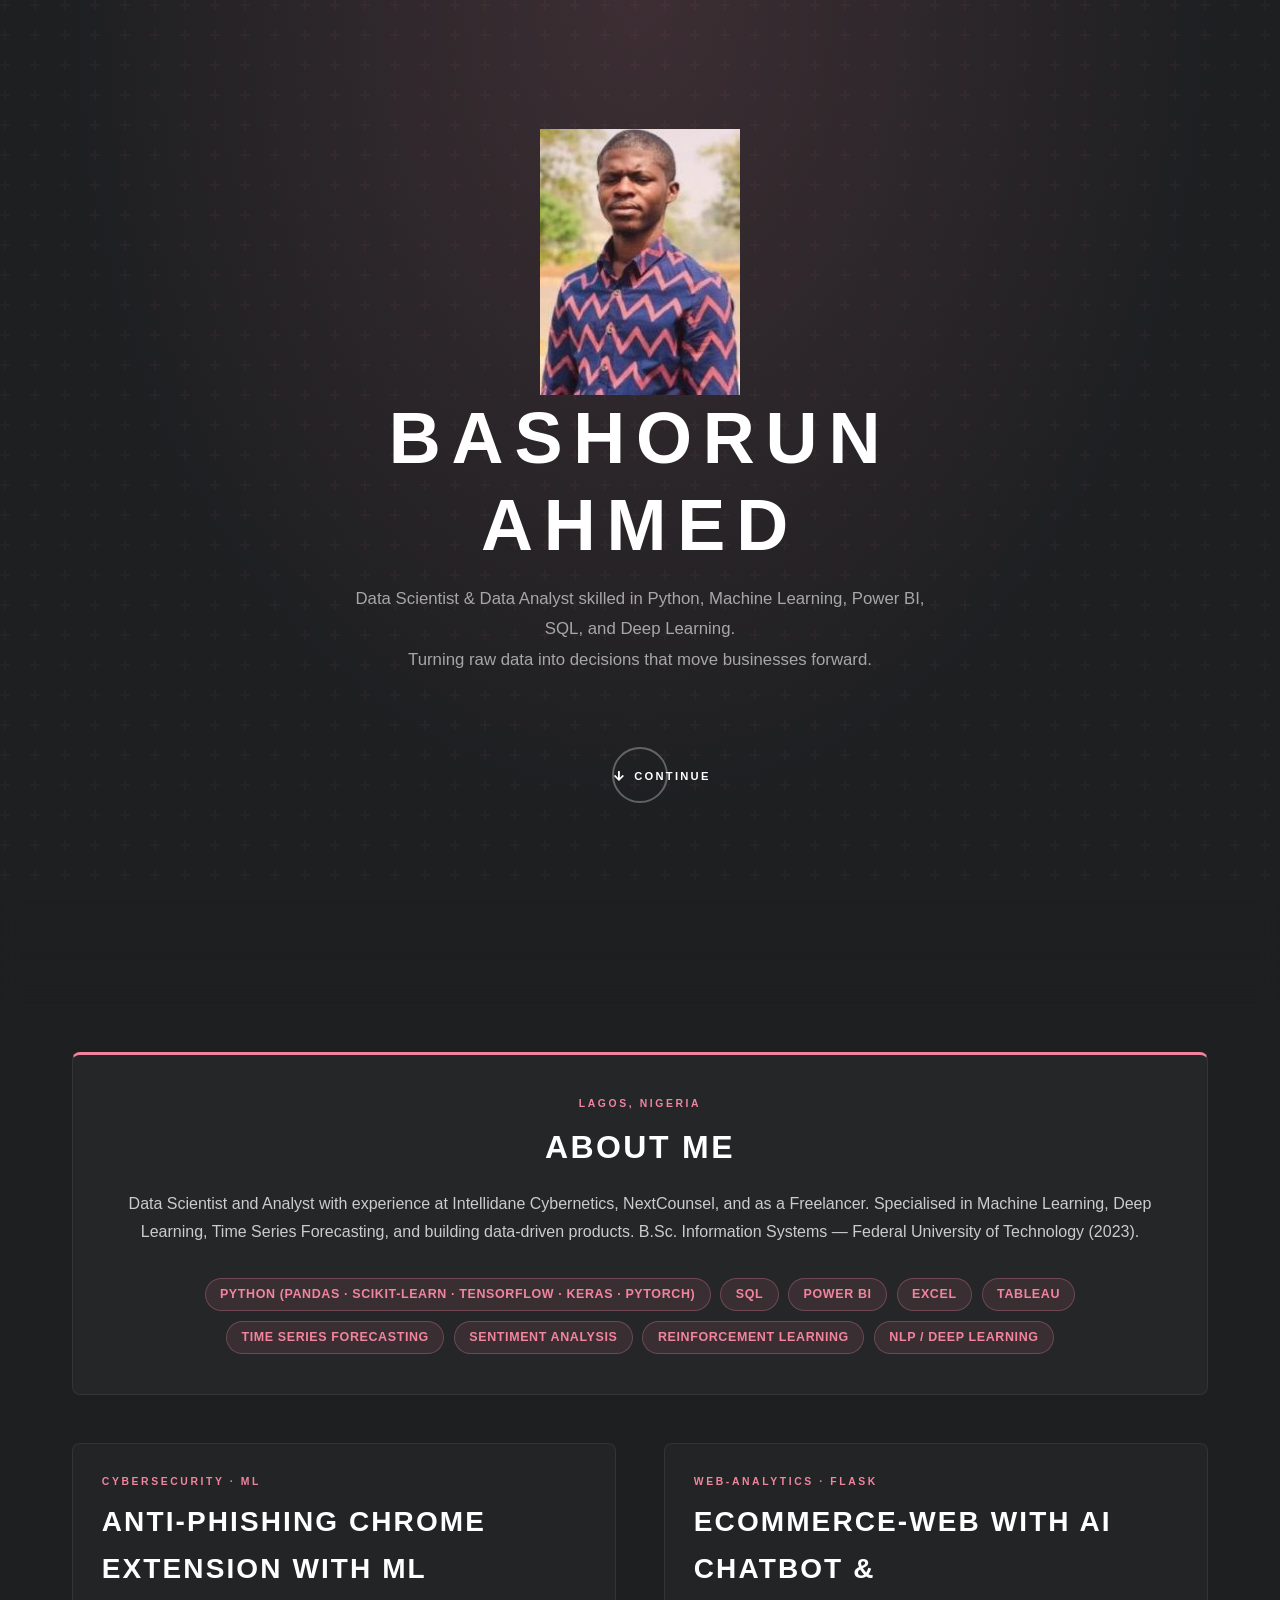
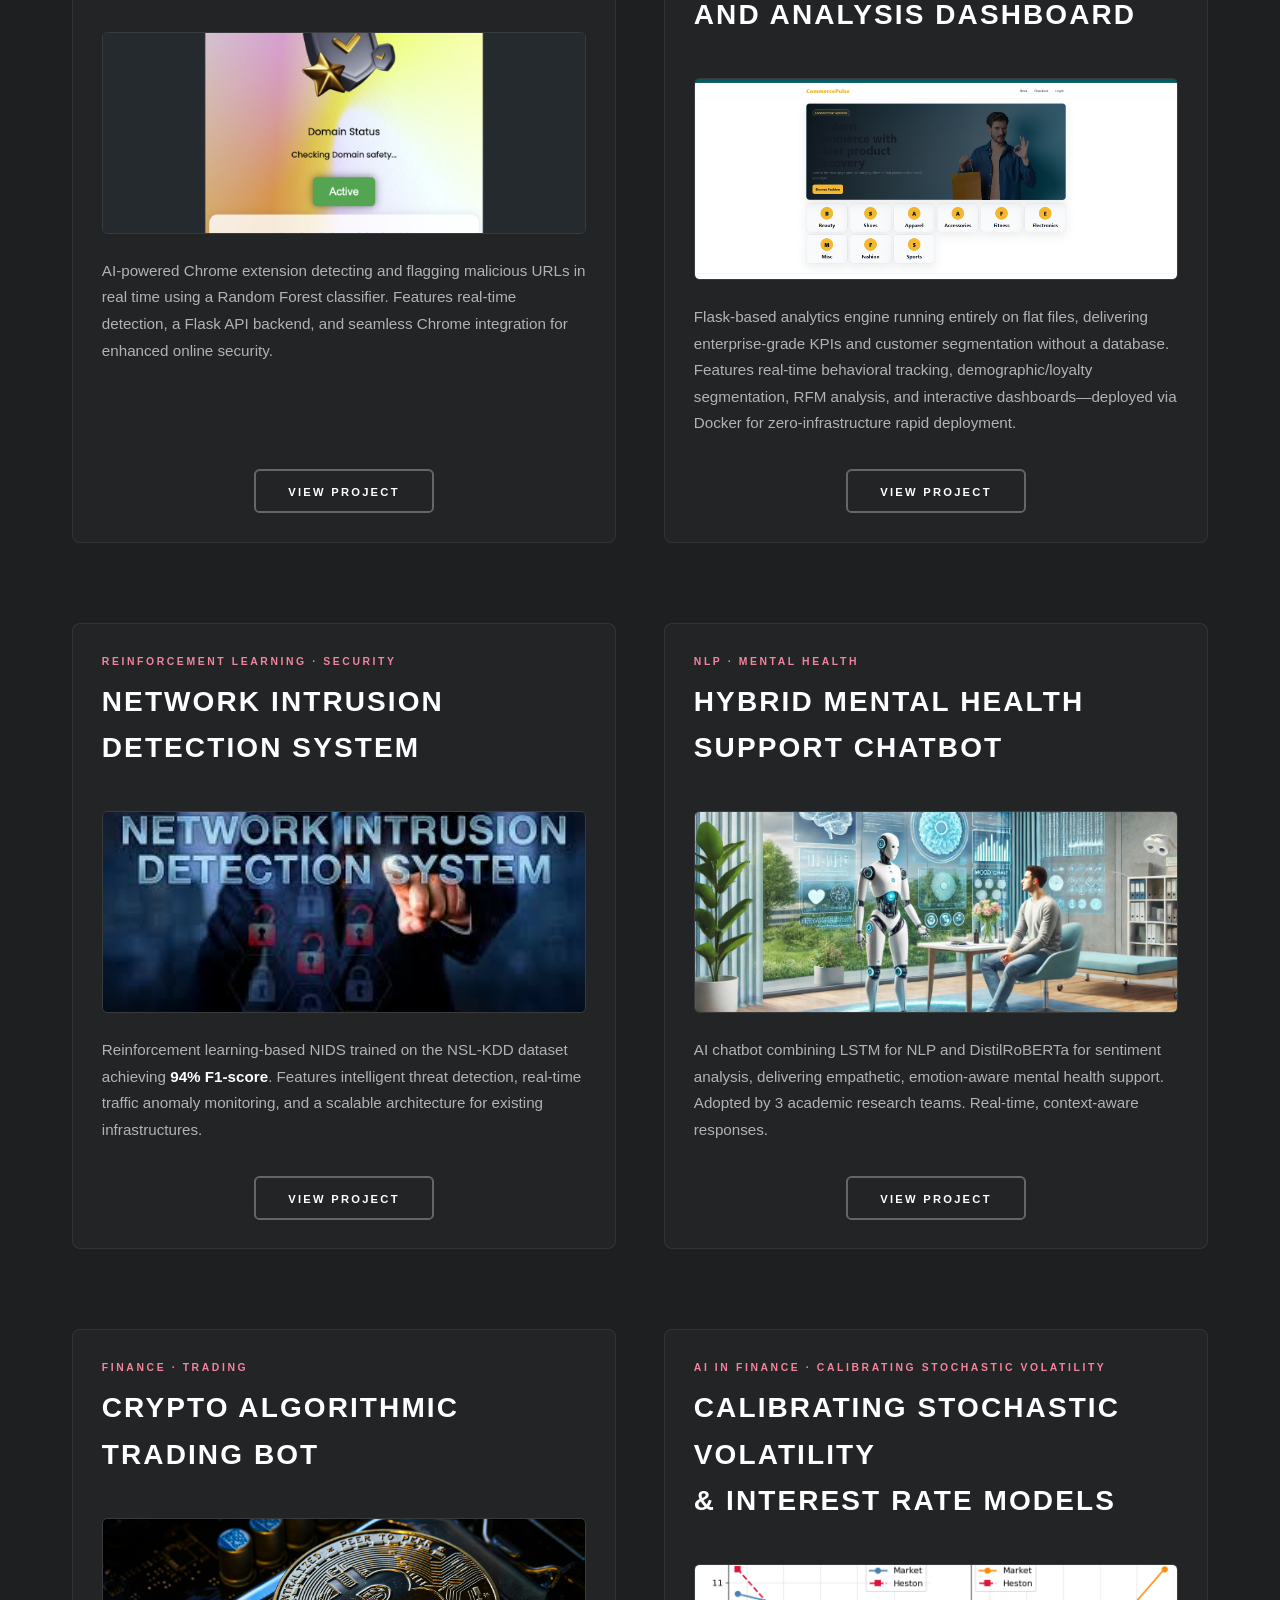
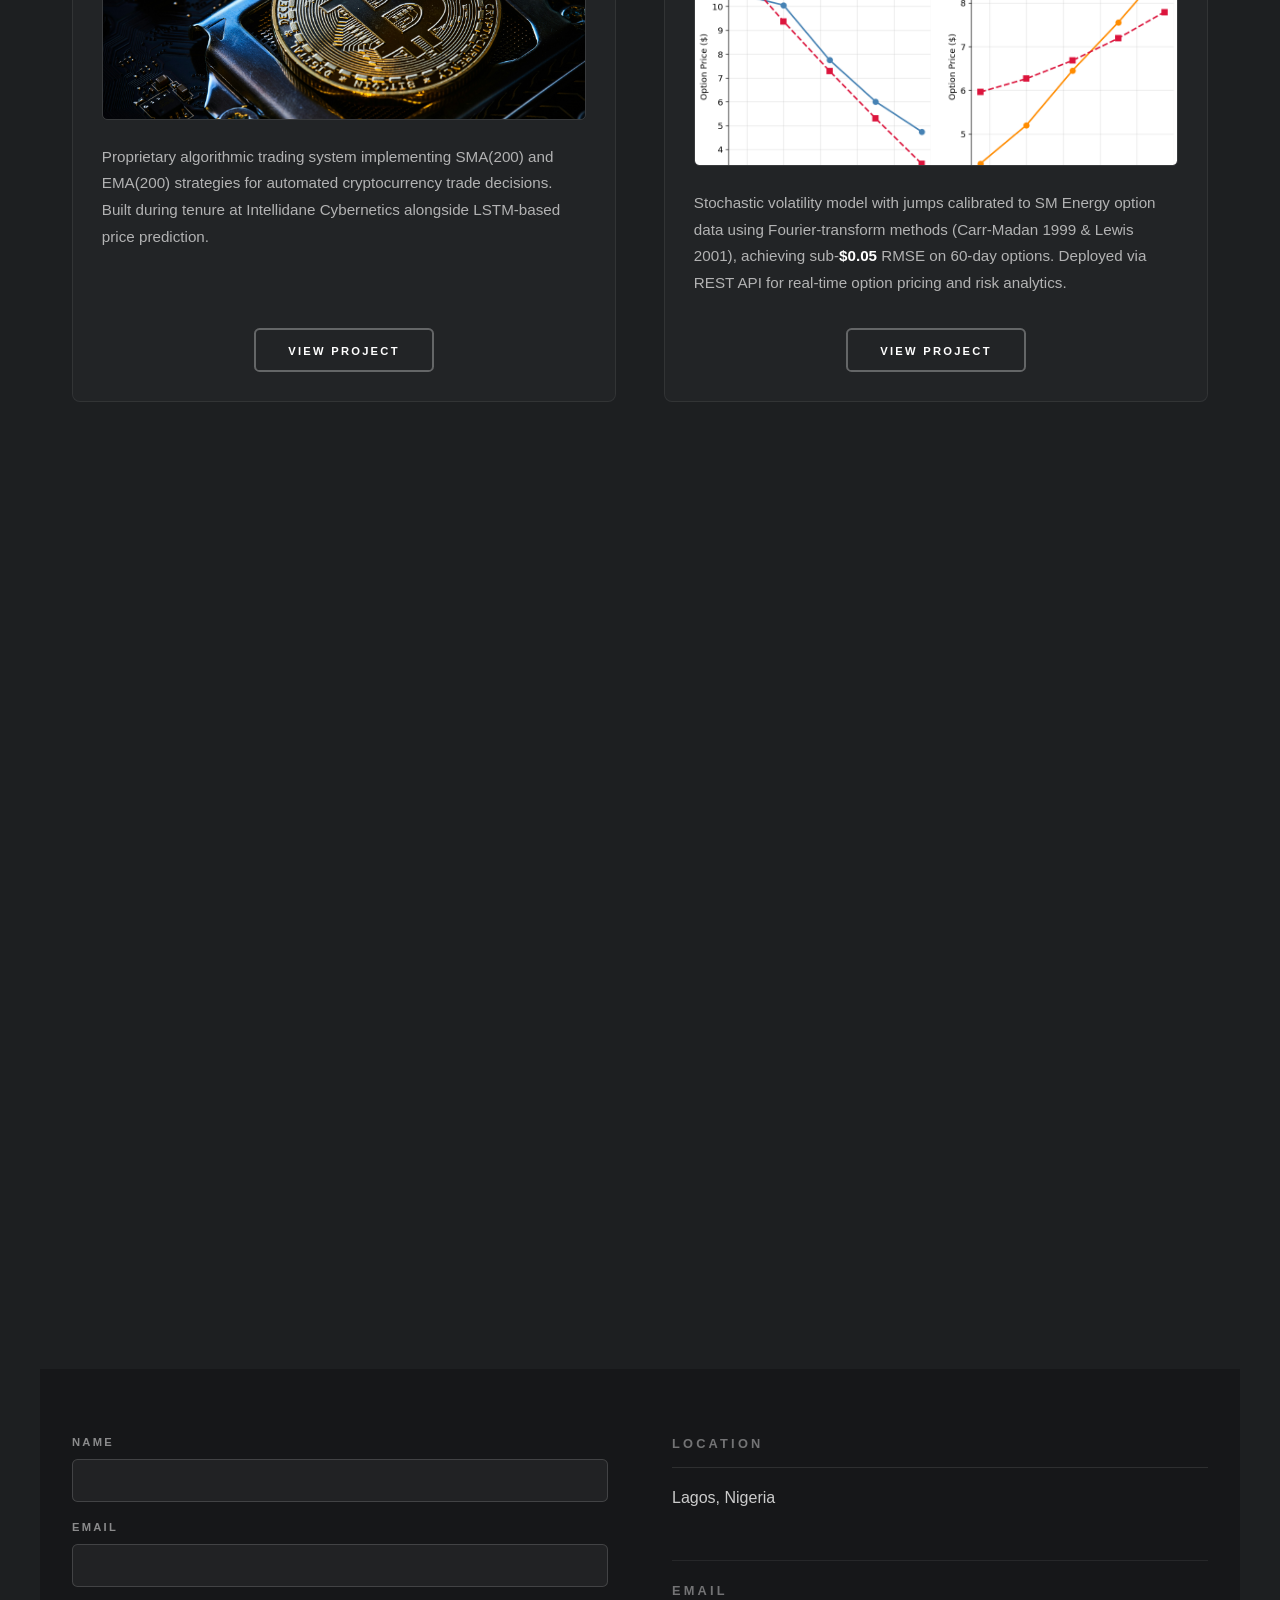
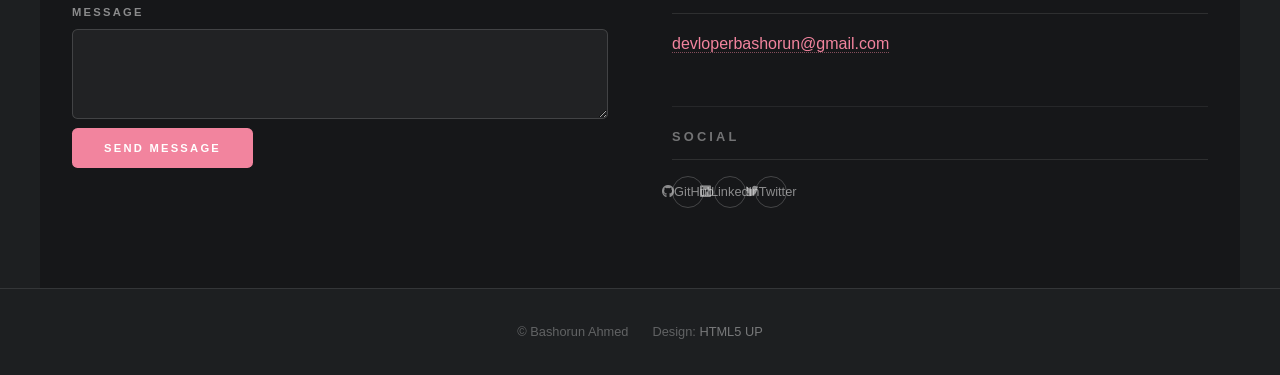
<file: index.html>
<!DOCTYPE HTML>
<!--
	Massively by HTML5 UP
	html5up.net | @ajlkn
	Free for personal and commercial use under the CCA 3.0 license (html5up.net/license)
-->
<html>
	<head>
		<title>Bashorun Ahmed | Data Scientist & Data Analyst</title>
		<meta charset="utf-8" />
		<meta name="viewport" content="width=device-width, initial-scale=1, user-scalable=no" />
		<link rel="stylesheet" href="assets/css/main.css" />
		<link rel="stylesheet" href="https://cdnjs.cloudflare.com/ajax/libs/font-awesome/5.15.4/css/all.min.css" />
		<noscript><link rel="stylesheet" href="assets/css/noscript.css" /></noscript>
	</head>
	<body class="is-preload">

		<!-- Wrapper -->
		<div id="wrapper" class="fade-in">

			<!-- Intro -->
			<div id="intro">
				<img src="images/bash.jpg" alt="Bash" />
				<h1>Bashorun<br />Ahmed</h1>
				<p>Data Scientist &amp; Data Analyst skilled in Python, Machine Learning, Power BI, SQL, and Deep Learning.<br />
				Turning raw data into decisions that move businesses forward.</p>
				<ul class="actions">
					<li><a href="#header" class="button icon solid solo fa-arrow-down scrolly">Continue</a></li>
				</ul>
			</div>

			<!-- Header -->
			<header id="header">
				<a href="index.html" class="logo">Bashorun Ahmed</a>
			</header>

			<!-- Nav -->
			<nav id="nav">
				<ul class="links">
					<li class="active"><a href="index.html">Projects</a></li>
				</ul>
				<ul class="icons">
					<li><a href="https://github.com/akindele22" class="icon brands fa-github"><span class="label">GitHub</span></a></li>
					<li><a href="#" class="icon brands fa-linkedin"><span class="label">LinkedIn</span></a></li>
					<li><a href="#" class="icon brands fa-twitter"><span class="label">Twitter</span></a></li>
				</ul>
			</nav>

			<!-- Main -->
			<div id="main">

				<!-- Featured Post: About / Skills -->
				<article class="post featured">
					<header class="major">
						<span class="date">Lagos, Nigeria</span>
						<h2><a href="#">About Me</a></h2>
						<p>Data Scientist and Analyst with experience at Intellidane Cybernetics, NextCounsel, and as a Freelancer.
						Specialised in Machine Learning, Deep Learning, Time Series Forecasting, and building
						data-driven products. B.Sc. Information Systems — Federal University of Technology (2023).</p>
					</header>
					<div class="skills-grid">
						<div class="skill-tag">Python (Pandas · Scikit-learn · TensorFlow · Keras · PyTorch)</div>
						<div class="skill-tag">SQL</div>
						<div class="skill-tag">Power BI</div>
						<div class="skill-tag">Excel</div>
						<div class="skill-tag">Tableau</div>
						<div class="skill-tag">Time Series Forecasting</div>
						<div class="skill-tag">Sentiment Analysis</div>
						<div class="skill-tag">Reinforcement Learning</div>
						<div class="skill-tag">NLP / Deep Learning</div>
					</div>
				</article>

				<!-- Posts -->
				<section class="posts">
					<article>
						<header>
							<span class="date">Cybersecurity · ML</span>
							<h2><a href="https://github.com/akindele22/phishing-detector-ext" target="_blank">Anti-Phishing Chrome<br />Extension with ML</a></h2>
						</header>
						<a href="https://github.com/akindele22/phishing-detector-ext" class="image fit" target="_blank">
							<img src="images/Anti-phshing.png" alt="Anti-Phishing Extension" />
						</a>
						<p>AI-powered Chrome extension detecting and flagging malicious URLs in real time using a Random Forest classifier. Features real-time detection, a Flask API backend, and seamless Chrome integration for enhanced online security.</p>
						<ul class="actions special">
							<li><a href="https://github.com/akindele22/Broswer_Extension_Malware_Dectection.git" class="button" target="_blank">View Project</a></li>
						</ul>
					</article>

					<article>
						<header>
							<span class="date">Web-analytics · Flask</span>
							<h2><a href="https://github.com/akindele22" target="_blank">Ecommerce-web with AI chatbot &amp;<br /> and Analysis Dashboard</a></h2>
						</header>
						<a href="https://github.com/akindele22/web-analytics.git" class="image fit" target="_blank">
							<img src="images/E-commerce.png" alt="Sales Prediction Dashboard" />
						</a>
						<p>Flask-based analytics engine running entirely on flat files, delivering enterprise-grade KPIs and customer segmentation without a database. Features real-time behavioral tracking, demographic/loyalty segmentation, RFM analysis, and interactive dashboards—deployed via Docker for zero-infrastructure rapid deployment.</p>
						<ul class="actions special">
							<li><a href="https://github.com/akindele22/web-analytics.git" class="button" target="_blank">View Project</a></li>
						</ul>
					</article>

					<article>
						<header>
							<span class="date">Reinforcement Learning · Security</span>
							<h2><a href="https://github.com/akindele22" target="_blank">Network Intrusion<br />Detection System</a></h2>
						</header>
						<a href="https://github.com/akindele22/NetworkIntrusion.git" class="image fit" target="_blank">
							<img src="images/NIS.jpg" alt="Network Intrusion Detection" />
						</a>
						<p>Reinforcement learning-based NIDS trained on the NSL-KDD dataset achieving <strong>94% F1-score</strong>. Features intelligent threat detection, real-time traffic anomaly monitoring, and a scalable architecture for existing infrastructures.</p>
						<ul class="actions special">
							<li><a href="https://github.com/akindele22/NetworkIntrusion.git" class="button" target="_blank">View Project</a></li>
						</ul>
					</article>

					<article>
						<header>
							<span class="date">NLP · Mental Health</span>
							<h2><a href="https://github.com/akindele22" target="_blank">Hybrid Mental Health<br />Support Chatbot</a></h2>
						</header>
						<a href="https://github.com/akindele22/mental_healthChatbot.git" class="image fit" target="_blank">
							<img src="images/Mental-chatbot.png" alt="Mental Health Chatbot" />
						</a>
						<p>AI chatbot combining LSTM for NLP and DistilRoBERTa for sentiment analysis, delivering empathetic, emotion-aware mental health support. Adopted by 3 academic research teams. Real-time, context-aware responses.</p>
						<ul class="actions special">
							<li><a href="https://github.com/akindele22/mental_healthChatbot.git" class="button" target="_blank">View Project</a></li>
						</ul>
					</article>

					<article>
						<header>
							<span class="date">Finance · Trading</span>
							<h2><a href="https://github.com/akindele22/" target="_blank">Crypto Algorithmic<br />Trading Bot</a></h2>
						</header>
						<a href="https://github.com/akindele22/crypto_prediction.git" class="image fit" target="_blank">
							<img src="images/crypto_prediction.jpg" alt="Crypto Trading Bot" />
						</a>
						<p>Proprietary algorithmic trading system implementing SMA(200) and EMA(200) strategies for automated cryptocurrency trade decisions. Built during tenure at Intellidane Cybernetics alongside LSTM-based price prediction.</p>
						<ul class="actions special">
							<li><a href="https://github.com/akindele22/crypto_prediction.git" class="button" target="_blank">View Project</a></li>
						</ul>
					</article>

					<article>
						<header>
							<span class="date">AI in Finance · Calibrating Stochastic Volatility </span>
							<h2><a href="https://github.com/akindele22" target="_blank">Calibrating Stochastic Volatility <br />& Interest Rate Models</a></h2>
						</header>
						<a href="https://github.com/akindele22/calibrating_stochastic-interest_rate_models.git" class="image fit" target="_blank">
							<img src="images/HSTvs M.png" alt="Calibrating Stochastic Volatility" />
						</a>
						<p>Stochastic volatility model with jumps calibrated to SM Energy option data using Fourier-transform methods (Carr-Madan 1999 & Lewis 2001), achieving sub-<b>$0.05</b> RMSE on 60-day options. Deployed via REST API for real-time option pricing and risk analytics.</p>
						<ul class="actions special">
							<li><a href="https://github.com/akindele22/calibrating_stochastic-interest_rate_models.git" class="button" target="_blank">View Project</a></li>
						</ul>
					</article>

					<article>
						<header>
							<span class="date">AI in Finance · Hidden Markov Model-Based Market Regime Detection</span>
							<h2><a href="https://github.com/akindele22/HMM_Regime_Change.git" target="_blank"> Hidden Markov Model-Based Market Regime Detection<br />and Dynamic Asset Rotation Strategy</a></h2>
						</header>
						<a href="https://github.com/akindele22/HMM_Regime_Change.git" class="image fit" target="_blank">
							<img src="images/Cummulative_regime change.png" alt="Hidden Markov Model-Based Market Regime Detection" />
						</a>
						<p>Hidden Markov Model-driven volatility regime detection using VIX dynamics with a 3-state probabilistic framework. Improved risk-adjusted returns by <strong>123%</strong> (Sharpe: 0.551 → 1.227) with real-time regime switching and optimized defensive asset allocation.</p>
						<ul class="actions special">
							<li><a href="https://github.com/akindele22/HMM_Regime_Change.git" class="button" target="_blank">View Project</a></li>
						</ul>
					</article>

				</section>

			</div>

			<!-- Footer -->
			<footer id="footer">
				<section>
					<form method="post" action="#">
						<div class="fields">
							<div class="field">
								<label for="name">Name</label>
								<input type="text" name="name" id="name" />
							</div>
							<div class="field">
								<label for="email">Email</label>
								<input type="text" name="email" id="email" />
							</div>
							<div class="field">
								<label for="message">Message</label>
								<textarea name="message" id="message" rows="3"></textarea>
							</div>
						</div>
						<ul class="actions">
							<li><input type="submit" value="Send Message" /></li>
						</ul>
					</form>
				</section>
				<section class="split contact">
					<section class="alt">
						<h3>Location</h3>
						<p>Lagos, Nigeria</p>
					</section>
					<section>
						<h3>Email</h3>
						<p><a href="#">devloperbashorun@gmail.com</a></p>
					</section>
					<section>
						<h3>Social</h3>
						<ul class="icons alt">
							<li><a href="https://github.com/akindele22" class="icon brands alt fa-github"><span class="label">GitHub</span></a></li>
							<li><a href="#" class="icon brands alt fa-linkedin"><span class="label">LinkedIn</span></a></li>
							<li><a href="#" class="icon brands alt fa-twitter"><span class="label">Twitter</span></a></li>
						</ul>
					</section>
				</section>
			</footer>

			<!-- Copyright -->
			<div id="copyright">
				<ul>
					<li>&copy; Bashorun Ahmed</li>
					<li>Design: <a href="https://html5up.net">HTML5 UP</a></li>
				</ul>
			</div>

		</div>

		<!-- Scripts -->
		<script src="https://cdnjs.cloudflare.com/ajax/libs/jquery/3.6.0/jquery.min.js"></script>
		<script src="assets/js/jquery.scrollex.min.js"></script>
		<script src="assets/js/jquery.scrolly.min.js"></script>
		<script src="assets/js/browser.min.js"></script>
		<script src="assets/js/breakpoints.min.js"></script>
		<script src="assets/js/util.js"></script>
		<script src="assets/js/main.js"></script>

	</body>
</html>
</file>
<file: assets/css/main.css>
/*
	Massively by HTML5 UP — adapted for Bashorun Ahmed Portfolio
	html5up.net | @ajlkn | CCA 3.0 license
*/

/* ─── RESET & BASE ─────────────────────────────────── */
*, *::before, *::after { box-sizing: border-box; }

html {
	font-size: 16px;
	scroll-behavior: smooth;
}

body {
	background: #1d1f21;
	color: #ccc;
	font-family: 'Source Sans Pro', Helvetica, sans-serif;
	font-size: 1rem;
	font-weight: 300;
	line-height: 1.75;
	margin: 0;
	padding: 0;
}

/* ─── TYPOGRAPHY ────────────────────────────────────── */
h1, h2, h3, h4, h5, h6 {
	color: #fff;
	font-family: 'Raleway', Helvetica, sans-serif;
	font-weight: 900;
	letter-spacing: 0.075em;
	line-height: 1.65;
	margin: 0 0 1rem 0;
	text-transform: uppercase;
}

h1 { font-size: 2.25rem; }
h2 { font-size: 1.75rem; }
h3 { font-size: 1.35rem; }
h4 { font-size: 1.1rem; }

a {
	color: #f2849e;
	text-decoration: none;
	border-bottom: dotted 1px rgba(242,132,158,0.5);
	transition: color 0.2s, border-color 0.2s;
}
a:hover { color: #fff; border-color: transparent; }

p { margin: 0 0 2rem 0; }

strong, b { color: #fff; font-weight: 600; }

em, i { font-style: italic; }

hr {
	border: 0;
	border-top: solid 1px rgba(255,255,255,0.1);
	margin: 2.5rem 0;
}

/* ─── GOOGLE FONTS IMPORT ───────────────────────────── */
@import url('https://fonts.googleapis.com/css2?family=Raleway:wght@200;300;400;700;900&family=Source+Sans+3:ital,wght@0,300;0,400;0,600;0,700;1,300&display=swap');

/* ─── PRELOADER ─────────────────────────────────────── */
#wrapper.is-preload * { animation: none !important; transition: none !important; }

/* ─── WRAPPER ───────────────────────────────────────── */
#wrapper {
	max-width: 100%;
	overflow-x: hidden;
}

/* ─── INTRO ─────────────────────────────────────────── */
#intro {
	display: flex;
	flex-direction: column;
	align-items: center;
	justify-content: center;
	min-height: 100vh;
	padding: 6rem 2rem 4rem;
	text-align: center;
	position: relative;
	background: #1d1f21;
	background-image:
		url("data:image/svg+xml,%3Csvg width='60' height='60' viewBox='0 0 60 60' xmlns='http://www.w3.org/2000/svg'%3E%3Cg fill='none' fill-rule='evenodd'%3E%3Cg fill='%23f2849e' fill-opacity='0.04'%3E%3Cpath d='M36 34v-4h-2v4h-4v2h4v4h2v-4h4v-2h-4zm0-30V0h-2v4h-4v2h4v4h2V6h4V4h-4zM6 34v-4H4v4H0v2h4v4h2v-4h4v-2H6zM6 4V0H4v4H0v2h4v4h2V6h4V4H6z'/%3E%3C/g%3E%3C/g%3E%3C/svg%3E");
}

#intro::before {
	content: '';
	position: absolute;
	inset: 0;
	background: radial-gradient(ellipse at 50% 0%, rgba(242,132,158,0.15) 0%, transparent 65%);
	pointer-events: none;
}

#intro h1 {
	font-size: clamp(2.5rem, 6vw, 4.5rem);
	letter-spacing: 0.15em;
	margin-bottom: 1rem;
	line-height: 1.2;
	animation: fadeInUp 0.8s ease both;
}

#intro p {
	color: rgba(255,255,255,0.6);
	font-size: 1.05rem;
	max-width: 600px;
	line-height: 1.8;
	animation: fadeInUp 0.9s ease 0.1s both;
}

#intro .actions {
	margin-top: 2.5rem;
	animation: fadeInUp 1s ease 0.2s both;
}

@keyframes fadeInUp {
	from { opacity: 0; transform: translateY(24px); }
	to   { opacity: 1; transform: translateY(0); }
}

/* ─── BUTTON ────────────────────────────────────────── */
.button {
	display: inline-block;
	padding: 0 2rem;
	height: 2.75rem;
	line-height: 2.65rem;
	border: solid 2px rgba(255,255,255,0.3);
	border-radius: 0.35rem;
	color: #fff !important;
	font-family: 'Raleway', Helvetica, sans-serif;
	font-size: 0.7rem;
	font-weight: 700;
	letter-spacing: 0.2em;
	text-transform: uppercase;
	text-decoration: none;
	border-bottom: solid 2px rgba(255,255,255,0.3);
	transition: background 0.2s, border-color 0.2s, color 0.2s;
	cursor: pointer;
}
.button:hover {
	background: rgba(255,255,255,0.075);
	border-color: rgba(255,255,255,0.5);
}
.button.primary {
	background: #f2849e;
	border-color: #f2849e;
	color: #fff !important;
}
.button.primary:hover { background: #e96d89; border-color: #e96d89; }

.button.icon.solid::before {
	margin-right: 0.5rem;
}

.button.solo {
	border-radius: 100%;
	width: 3.5rem;
	height: 3.5rem;
	line-height: 3.4rem;
	padding: 0;
	text-align: center;
}
.button.solo::before { margin: 0; }

/* ─── ACTIONS ───────────────────────────────────────── */
ul.actions {
	list-style: none;
	padding: 0;
	margin: 0;
	display: flex;
	flex-wrap: wrap;
	gap: 0.75rem;
	align-items: center;
}
ul.actions.special { justify-content: center; }

/* ─── HEADER ────────────────────────────────────────── */
#header {
	display: flex;
	align-items: center;
	justify-content: space-between;
	position: sticky;
	top: 0;
	z-index: 1000;
	background: rgba(29,31,33,0.97);
	backdrop-filter: blur(10px);
	border-bottom: solid 1px rgba(255,255,255,0.1);
	padding: 0 2rem;
	height: 3.5rem;
}

#header .logo {
	font-family: 'Raleway', Helvetica, sans-serif;
	font-weight: 900;
	font-size: 1rem;
	letter-spacing: 0.2em;
	text-transform: uppercase;
	color: #fff;
	border-bottom: none;
}
#header .logo:hover { color: #f2849e; }

/* ─── NAV ───────────────────────────────────────────── */
#nav {
	display: flex;
	align-items: center;
	justify-content: space-between;
	background: rgba(29,31,33,0.97);
	backdrop-filter: blur(10px);
	border-bottom: solid 1px rgba(255,255,255,0.1);
	padding: 0 2rem;
	height: 3rem;
}

#nav ul { list-style: none; padding: 0; margin: 0; display: flex; gap: 0.1rem; align-items: center; }

#nav ul.links a {
	display: inline-block;
	padding: 0 1rem;
	height: 3rem;
	line-height: 3rem;
	font-family: 'Raleway', Helvetica, sans-serif;
	font-size: 0.7rem;
	font-weight: 700;
	letter-spacing: 0.2em;
	text-transform: uppercase;
	color: rgba(255,255,255,0.5);
	border-bottom: none;
	transition: color 0.2s;
}
#nav ul.links li.active > a,
#nav ul.links a:hover { color: #fff; }
#nav ul.links li.active { border-bottom: solid 3px #f2849e; }

#nav ul.icons { gap: 0.5rem; }
#nav ul.icons a {
	display: inline-flex;
	align-items: center;
	justify-content: center;
	width: 2rem;
	height: 2rem;
	border-radius: 100%;
	border: solid 1px rgba(255,255,255,0.2);
	color: rgba(255,255,255,0.5);
	font-size: 0.8rem;
	border-bottom: solid 1px rgba(255,255,255,0.2);
	transition: all 0.2s;
}
#nav ul.icons a:hover { background: rgba(255,255,255,0.075); color: #fff; border-color: rgba(255,255,255,0.4); }

/* ─── FONT AWESOME ICON SHIM ────────────────────────── */
.icon::before { font-family: 'Font Awesome 5 Free'; font-weight: 900; }
.icon.brands::before { font-family: 'Font Awesome 5 Brands'; font-weight: 400; }
.icon.solid::before { font-weight: 900; }

.fa-arrow-down::before  { content: '\f063'; }
.fa-github::before      { content: '\f09b'; }
.fa-linkedin::before    { content: '\f08c'; }
.fa-twitter::before     { content: '\f099'; }

/* ─── MAIN ──────────────────────────────────────────── */
#main {
	max-width: 1200px;
	margin: 0 auto;
	padding: 3rem 2rem 0;
}

/* ─── SKILLS GRID (in featured article) ────────────── */
.skills-grid {
	display: flex;
	flex-wrap: wrap;
	gap: 0.6rem;
	justify-content: center;
	margin-top: 1.5rem;
}
.skill-tag {
	background: rgba(242,132,158,0.1);
	border: 1px solid rgba(242,132,158,0.3);
	color: #f2849e;
	padding: 0.3rem 0.9rem;
	border-radius: 2rem;
	font-size: 0.78rem;
	font-family: 'Raleway', Helvetica, sans-serif;
	font-weight: 700;
	letter-spacing: 0.05em;
	text-transform: uppercase;
}

/* ─── ARTICLE ───────────────────────────────────────── */
article {
	border-top: solid 3px rgba(255,255,255,0.1);
	margin-bottom: 2.5rem;
	padding-top: 2.5rem;
}
article:first-child { border-top: none; }

article header { margin-bottom: 1.5rem; }
article header .date {
	display: block;
	font-family: 'Raleway', Helvetica, sans-serif;
	font-size: 0.65rem;
	font-weight: 700;
	letter-spacing: 0.25em;
	text-transform: uppercase;
	color: #f2849e;
	margin-bottom: 0.5rem;
}
article header h2 a {
	color: #fff;
	border-bottom: none;
}
article header h2 a:hover { color: #f2849e; }

article.post.featured {
	background: rgba(255,255,255,0.03);
	border: solid 1px rgba(255,255,255,0.07);
	border-radius: 0.5rem;
	padding: 2.5rem;
	margin-bottom: 3rem;
	text-align: center;
	border-top: solid 3px #f2849e;
}
article.post.featured header.major h2 { font-size: 2rem; }

/* ─── IMAGE FIT ─────────────────────────────────────── */
.image.fit {
	display: block;
	margin: 0 0 1.5rem 0;
	border-radius: 0.35rem;
	overflow: hidden;
	border: solid 1px rgba(255,255,255,0.1);
}
.image.fit img {
	display: block;
	width: 100%;
	height: 200px;
	object-fit: cover;
	background: #252a2e;
}

/* ─── POSTS GRID ────────────────────────────────────── */
section.posts {
	display: grid;
	grid-template-columns: repeat(2, 1fr);
	gap: 2.5rem 3rem;
	margin: 0;
}

section.posts > article {
	background: rgba(255,255,255,0.025);
	border: solid 1px rgba(255,255,255,0.07);
	border-radius: 0.5rem;
	padding: 1.8rem;
	border-top: solid 1px rgba(255,255,255,0.07);
	display: flex;
	flex-direction: column;
	transition: transform 0.25s, box-shadow 0.25s, border-color 0.25s;
}
section.posts > article:hover {
	transform: translateY(-4px);
	box-shadow: 0 12px 35px rgba(0,0,0,0.4);
	border-color: rgba(242,132,158,0.4);
}
section.posts > article p { flex: 1; font-size: 0.95rem; color: rgba(204,204,204,0.85); }

/* ─── FOOTER ────────────────────────────────────────── */
#footer {
	display: grid;
	grid-template-columns: 1fr 1fr;
	gap: 4rem;
	background: rgba(0,0,0,0.25);
	padding: 4rem 2rem;
	margin-top: 4rem;
	max-width: 1200px;
	margin-left: auto;
	margin-right: auto;
}

#footer h3 {
	font-size: 0.8rem;
	letter-spacing: 0.25em;
	color: rgba(255,255,255,0.4);
	border-bottom: solid 1px rgba(255,255,255,0.1);
	padding-bottom: 0.75rem;
	margin-bottom: 1rem;
}

/* Footer form */
.fields { display: flex; flex-direction: column; gap: 1rem; }
.field label {
	display: block;
	font-family: 'Raleway', Helvetica, sans-serif;
	font-size: 0.7rem;
	font-weight: 700;
	letter-spacing: 0.2em;
	text-transform: uppercase;
	color: rgba(255,255,255,0.5);
	margin-bottom: 0.4rem;
}
.field input[type="text"],
.field input[type="email"],
.field textarea {
	width: 100%;
	background: rgba(255,255,255,0.05);
	border: solid 1px rgba(255,255,255,0.15);
	border-radius: 0.35rem;
	color: #fff;
	font-family: 'Source Sans Pro', Helvetica, sans-serif;
	font-size: 0.95rem;
	padding: 0.75rem 1rem;
	outline: none;
	transition: border-color 0.2s;
}
.field input:focus, .field textarea:focus { border-color: #f2849e; }
.field textarea { resize: vertical; min-height: 90px; }

input[type="submit"] {
	background: #f2849e;
	border: none;
	border-radius: 0.35rem;
	color: #fff;
	cursor: pointer;
	font-family: 'Raleway', Helvetica, sans-serif;
	font-size: 0.7rem;
	font-weight: 700;
	letter-spacing: 0.2em;
	padding: 0.85rem 2rem;
	text-transform: uppercase;
	transition: background 0.2s;
}
input[type="submit"]:hover { background: #e96d89; }

/* Footer contact split */
.split.contact { display: flex; flex-direction: column; gap: 1.2rem; }
.split.contact section { padding-bottom: 1rem; border-bottom: solid 1px rgba(255,255,255,0.07); }
.split.contact section:last-child { border-bottom: none; }

/* Footer icons */
ul.icons { list-style: none; padding: 0; margin: 0; display: flex; gap: 0.6rem; }
ul.icons a {
	display: inline-flex;
	align-items: center;
	justify-content: center;
	width: 2rem;
	height: 2rem;
	border-radius: 100%;
	border: solid 1px rgba(255,255,255,0.2);
	color: rgba(255,255,255,0.5);
	font-size: 0.8rem;
	border-bottom: solid 1px rgba(255,255,255,0.2);
	transition: all 0.2s;
}
ul.icons a:hover { color: #fff; border-color: rgba(255,255,255,0.5); background: rgba(255,255,255,0.075); }

/* ─── COPYRIGHT ─────────────────────────────────────── */
#copyright {
	display: flex;
	justify-content: center;
	gap: 1.5rem;
	padding: 2rem;
	border-top: solid 1px rgba(255,255,255,0.1);
	list-style: none;
	font-size: 0.8rem;
	color: rgba(255,255,255,0.3);
}
#copyright ul { display: flex; gap: 1.5rem; padding: 0; margin: 0; list-style: none; }
#copyright a { color: rgba(255,255,255,0.4); border-bottom: none; }
#copyright a:hover { color: #fff; }

/* ─── SCROLLY BUTTON ────────────────────────────────── */
.scrolly { cursor: pointer; }

/* ─── RESPONSIVE ────────────────────────────────────── */
@media screen and (max-width: 980px) {
	section.posts { grid-template-columns: 1fr; }
	#footer { grid-template-columns: 1fr; gap: 2.5rem; }
}

@media screen and (max-width: 736px) {
	#intro h1 { font-size: 2rem; }
	#header, #nav { padding: 0 1rem; }
	#main { padding: 2rem 1rem 0; }
	article.post.featured { padding: 1.5rem; }
	#footer { padding: 2.5rem 1rem; }
}

@media screen and (max-width: 480px) {
	#nav ul.links a { font-size: 0.6rem; padding: 0 0.6rem; }
	h1 { font-size: 1.5rem; }
	h2 { font-size: 1.25rem; }
}
</file>
<file: assets/css/noscript.css>
/*
	Noscript — Massively by HTML5 UP
	Styles applied when JavaScript is disabled
*/

/* Animations off */
#wrapper.is-preload #intro,
#wrapper.is-preload #intro h1,
#wrapper.is-preload #intro p,
#wrapper.is-preload #intro .actions {
	animation: none !important;
	opacity: 1 !important;
	transform: none !important;
}
</file>
